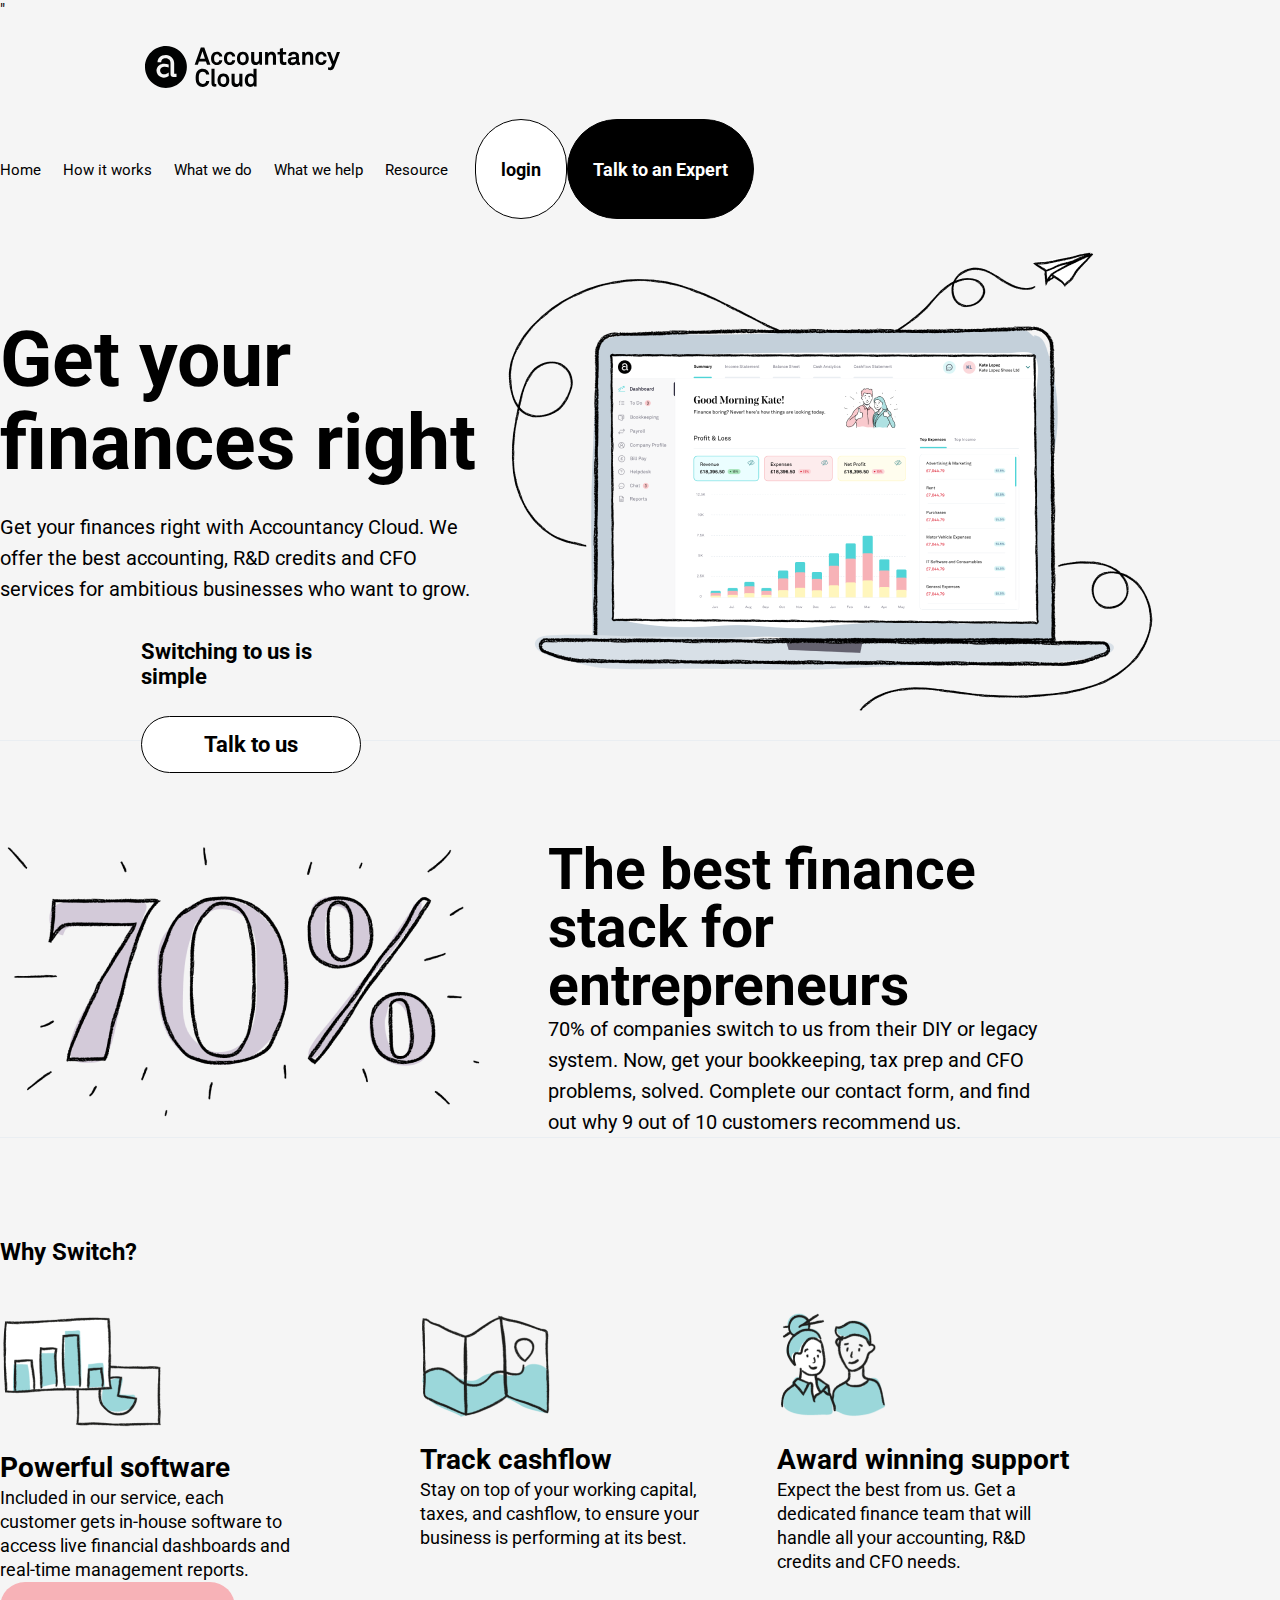
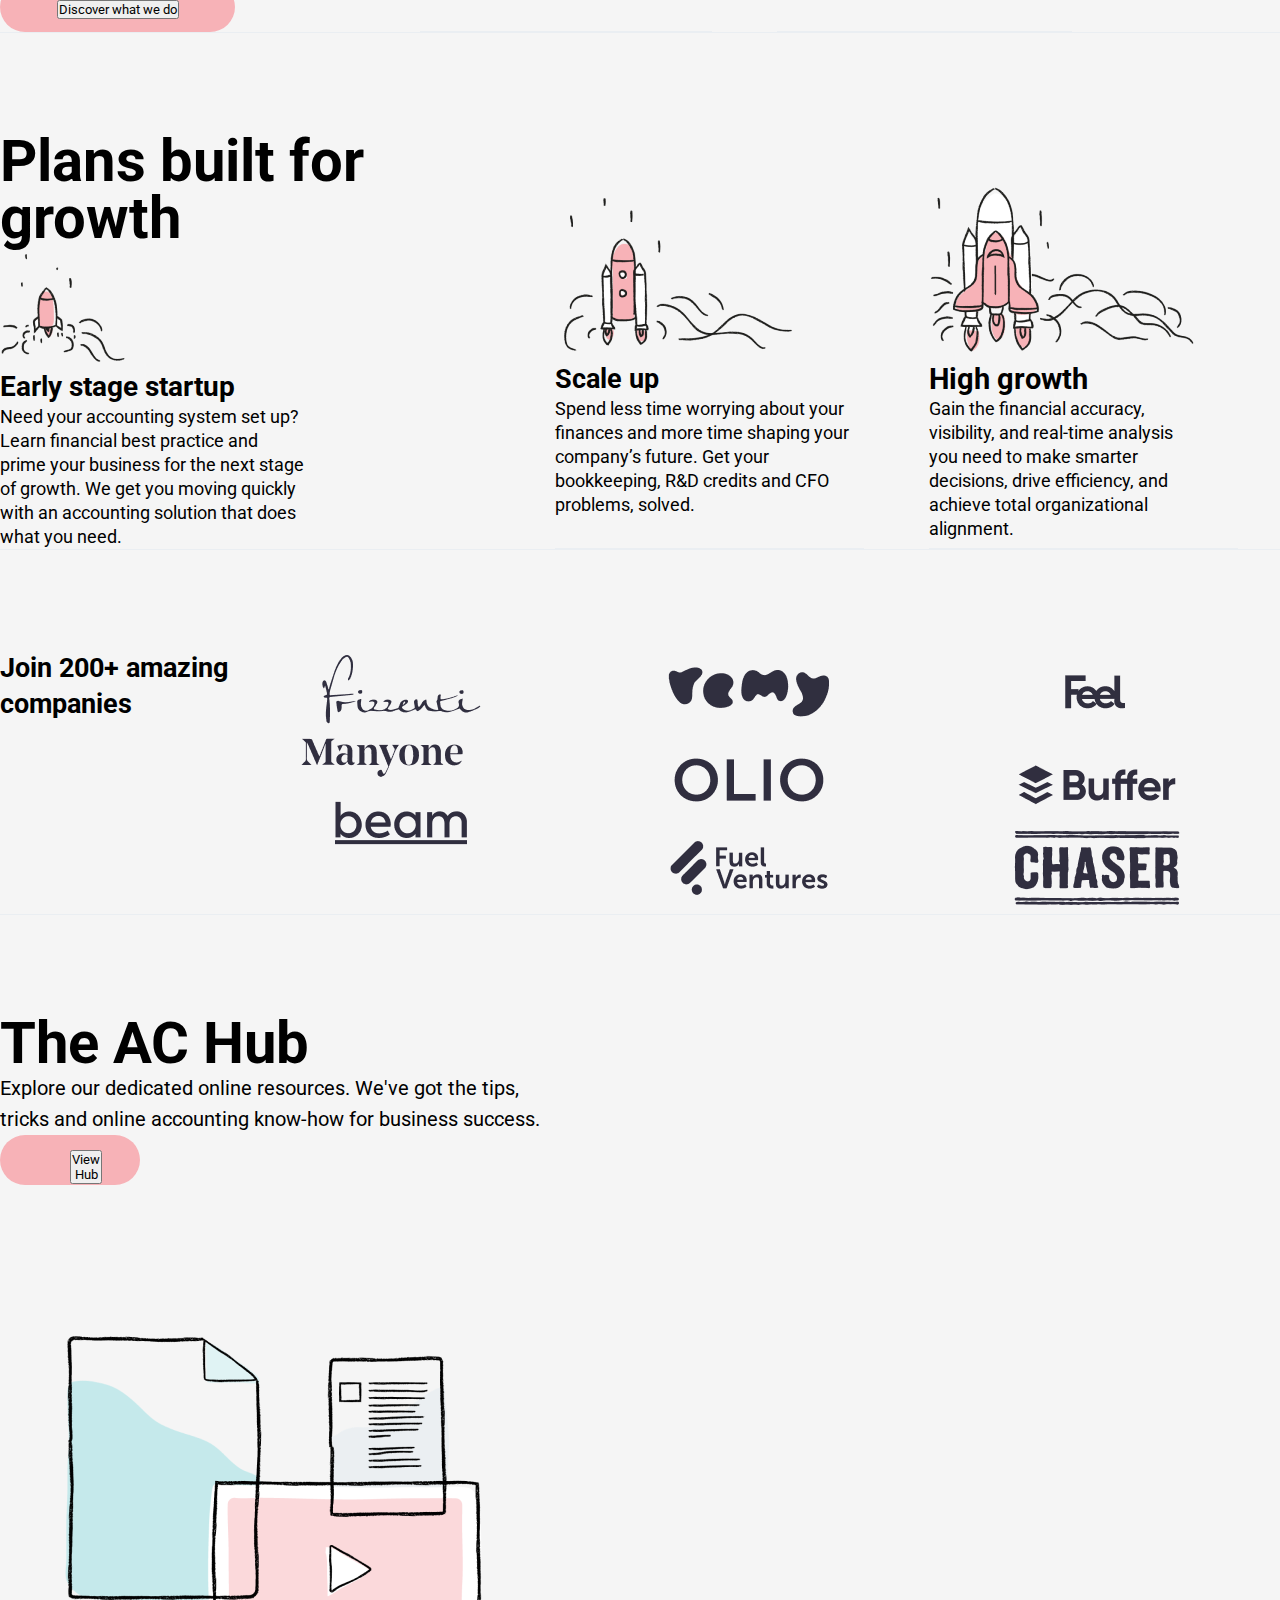
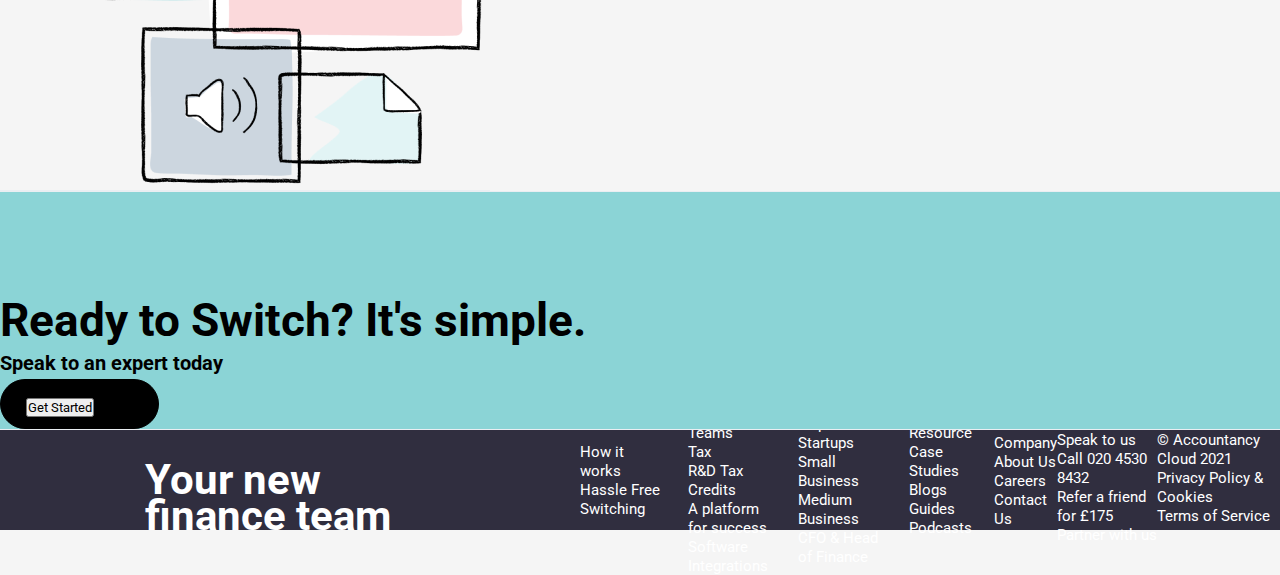
<file: html_css_figma/index.html>
<!doctype html>
<html lang="en">
<head>
    <meta charset="UTF-8">
    <meta name="viewport"
          content="width=device-width, user-scalable=no, initial-scale=1.0, maximum-scale=1.0, minimum-scale=1.0">
    <meta http-equiv="X-UA-Compatible" content="ie=edge">
    <title>Document</title>
    <link href="<link rel=" preconnect
    " href="https://fonts.googleapis.com">
    <link rel="preconnect" href="https://fonts.gstatic.com" crossorigin>
    <link href="https://fonts.googleapis.com/css2?family=Roboto:ital,wght@0,500;0,700;0,900;1,400&display=swap"
          rel="stylesheet">
    "
    <link rel="stylesheet" href="style.css">
    <link rel="stylesheet" href="media.css">
</head>
<div class="main">
    <header class="header_top d-flex">
        <div class="wraper d-flex align-center header_top_grid">
            <div class="header_top_logo"><img src="images/logo.svg" alt="logo"></div>
        </div>
    </header>
    <header class="header_top d-flex">
        <div class="header_top_menu d-flex"></div>
        <div class="header_top_nav_menu d-flex align-center">
            <div class="nav_menu_item"><a href="#">Home</a></div>
            <div class="nav_menu_item"><a href="#">How it works</a></div>
            <div class="nav_menu_item"><a href="#">What we do</a></div>
            <div class="nav_menu_item"><a href="#">What we help</a></div>
            <div class="nav_menu_item"><a href="#">Resource</a></div>
        </div>
        <div class="header_top_button d-flex"></div>
        <button class="header_top_button_login">login</button>
        <button class="header_top_button_expert">Talk to an Expert</button>
    </header>
    <section class="first_screen">
        <div class="wraper_first_screen_grid d-flex">
            <div class="first_screen_left">
                <h1>Get your finances right</h1>
                <p>Get your finances right with Accountancy Cloud. We offer the best accounting, R&D credits and
                    CFO services for ambitious businesses who want to grow.</p>
            </div>
            <div class="wraper_first_screen_right">
                <img src="images/comp.png" alt="comp">
            </div>
            <div class="first_screen_button d-flex">
                <h4>Switching to us is simple</h4>
                <button>Talk to us</button>
            </div>
        </div>
        <!--                        finance-->
    </section>
    <section class="finance">
        <div class="finance_grid d-flex">
            <div class="finance_left">
                <img src="images/finance.png" alt="finance">
            </div>
            <div class="finance_right">
                <h2>The best finance stack for entrepreneurs</h2>
                <p>70% of companies switch to us from their DIY or legacy system. Now, get your bookkeeping,
                    tax prep and CFO problems, solved. Complete our contact form, and find out why 9 out of 10
                    customers recommend us.</p>
            </div>
        </div>
    </section>
    <!--                            switch-->
    <section class="switch">
        <div class="switch_grid d-flex">
            <div class="switch_left">
                <h2>Why Switch?</h2>
                <img src="images/software.png" alt="software">
                <h5>Powerful software</h5>
                <p>Included in our service, each customer gets in-house software to access live financial dashboards
                    and real-time management reports.</p>
                <div class="switch_left_button">
                    <button>Discover what we do</button>
                </div>
            </div>

            <div class="cashflow">
                <div class="cashflow_center">
                    <img src="images/cashflow.png" alt="cashflow">
                    <h5>Track cashflow</h5>
                    <p>Stay on top of your working capital, taxes, and cashflow, to ensure your business is
                        performing at its best.</p>
                </div>
            </div>
            <div class="award">
                <div class="award_right">
                    <img src="images/award.png" alt="award">
                    <h5>Award winning support</h5>
                    <p>Expect the best from us. Get a dedicated finance team that will handle all your accounting,
                        R&D credits and CFO needs.</p>
                </div>
            </div>
        </div>
    </section>
    <!--            plans-->
    <section class="plans">
        <div class="plans_grid d-flex">
            <div class="plans_left">
                <h2>Plans built for growth</h2>
                <img src="images/startup.png" alt="startup">
                <h5>Early stage startup</h5>
                <p>Need your accounting system set up? Learn financial best practice and prime your business for the
                    next stage of growth. We get you moving quickly with an accounting solution that does what you
                    need.</p>
            </div>

            <div class="scale_up">
                <div class="scale_up_center">
                    <img src="images/scale_up.png" alt="scale_up">
                    <h5>Scale up</h5>
                    <p>Spend less time worrying about your finances and more time shaping your company’s future. Get
                        your bookkeeping, R&D credits and CFO problems, solved.</p>
                </div>
            </div>
            <div class="high_growth">
                <div class="high_growth_right">
                    <img src="images/high_growth.png" alt="high_growth">
                    <h5>High growth</h5>
                    <p>Gain the financial accuracy, visibility, and real-time analysis you need to make smarter
                        decisions, drive efficiency, and achieve total organizational alignment.</p>
                </div>
            </div>
        </div>
    </section>

    <!--        Join 200+ amazing companies-->

    <section class="amazing_companies">
        <div class="amazing_companies_grid d-flex">
            <div class="amazing_companies_left">
                <h2> Join 200+ amazing companies</h2>
            </div>

            <div class="logo_f_m_b">
                <div class="logo_frizzenti_manyone_beam">
                    <img src="images/frizzenti.png" alt="frizzenti">
                    <img src="images/manyone.png" alt="manyone">
                    <img src="images/beam.png" alt="beam">
                </div>
            </div>

            <div class="logo_v_o_f">
                <div class="logo_vemy_olio_fuel_ventures">
                    <img src="images/vemy.png" alt="vemy">
                    <img src="images/olio.png" alt="olio">
                    <img src="images/fuel_ventures.png" alt="fuel_ventures">
                </div>
            </div>

            <div class="logo_f_b_c">
                <div class="logo_feel_buffer_chaser">
                    <img src="images/feel.png" alt="feel">
                    <img src="images/buffer.png" alt="buffer">
                    <img src="images/chaser.png" alt="chaser">
                </div>
            </div>
        </div>
    </section>

    <!--                         AC HUB-->
    <section>
        <div class="ac_hub">
            <div class="ac_hub_grid d-flex">
            <div class="ac_hub_left">
                <h2>The AC Hub</h2>
                <p>Explore our dedicated online resources. We've got the tips, tricks and online accounting know-how
                    for business success.</p>
                <div class="ac_hub_left_button">
                <button>View Hub</button>
                </div>
             <div class="ac_hub_right">
                <div class="image_ac_hub_right">
                    <img src="images/ac_hub.png" alt="image_ac_hub">
                </div>
             </div>
            </div>
        </div>
        </div>
    </section>

<!--    Ready to Switch?-->

    <section class="ready_to_switch">
        <div class="ready_to_switch_grid d-flex">
            <div class="ready_to_switch_left">
                <h2>Ready to Switch? It's simple.</h2>
                <h5>Speak to an expert today</h5>
                <div class="button_get_started">
               <button>Get Started</button>
                </div>
            </div>
        </div>
    </section>

<!--    Your new finance team-->

    <div class="footer">
        <footer class="footer_bottom d-flex">
            <div class="wraper d-flex align-center footer_bottom_grid">
                <div class="footer_bottom_logo"><h2>Your new finance team</h2></div>
            </div>
        <footer class="footer_bottom d-flex">
            <div class="footer_bottom_menu d-flex"></div>
            <div class="footer_bottom_nav_menu d-flex align-center">
                <div class="footer_menu_item"><a href="#">How it works</a>
                    <div class="footer_menu_item"><a href="#">Hassle Free Switching</a></div>
                </div>
                <div class="footer_menu_item"><a href="#">What we do</a>
                    <div class="footer_menu_item"><a href="#">Finance Teams</a></div>
                    <div class="footer_menu_item"><a href="#">Tax</a></div>
                    <div class="footer_menu_item"><a href="#">R&D Tax Credits</a></div>
                    <div class="footer_menu_item"><a href="#">A platform for success</a></div>
                    <div class="footer_menu_item"><a href="#">Software Integrations</a></div>
                </div>
                <div class="footer_menu_item"><a href="#">What we help</a>
                    <div class="footer_menu_item"><a href="#">Startups</a></div>
                    <div class="footer_menu_item"><a href="#">Small Business</a></div>
                    <div class="footer_menu_item"><a href="#">Medium Business</a></div>
                    <div class="footer_menu_item"><a href="#">CFO & Head of Finance</a></div>
                </div>
                <div class="footer_menu_item"><a href="#">Resource</a>
                    <div class="footer_menu_item"><a href="#">Case Studies</a></div>
                    <div class="footer_menu_item"><a href="#">Blogs</a></div>
                    <div class="footer_menu_item"><a href="#">Guides</a></div>
                    <div class="footer_menu_item"><a href="#">Podcasts</a></div>
                </div>
                <div class="footer_menu_item"><a href="#">Company</a>
                    <div class="footer_menu_item"><a href="#">About Us</a></div>
                    <div class="footer_menu_item"><a href="#">Careers</a></div>
                    <div class="footer_menu_item"><a href="#">Contact Us</a></div>
                </div>
            </div>
            <div class="footer_menu_item"><a href="#">Speak to us</a>
                <div class="footer_menu_item"><a href="#">Call 020 4530 8432</a></div>
                <div class="footer_menu_item"><a href="#">Refer a friend for £175</a></div>
                <div class="footer_menu_item"><a href="#">Partner with us</a></div>
            </div>
            <div class="accountancy_privacy_terms">
            <div class="footer_menu_item"><a href="#">© Accountancy Cloud 2021</a></div>
            <div class="footer_menu_item"><a href="#">Privacy Policy & Cookies</a></div>
            <div class="footer_menu_item"><a href="#">Terms of Service</a></div>
            </div>
        </footer>
</footer>
    </div>
</body>
    </footer>
    </div>
</html>
</file>
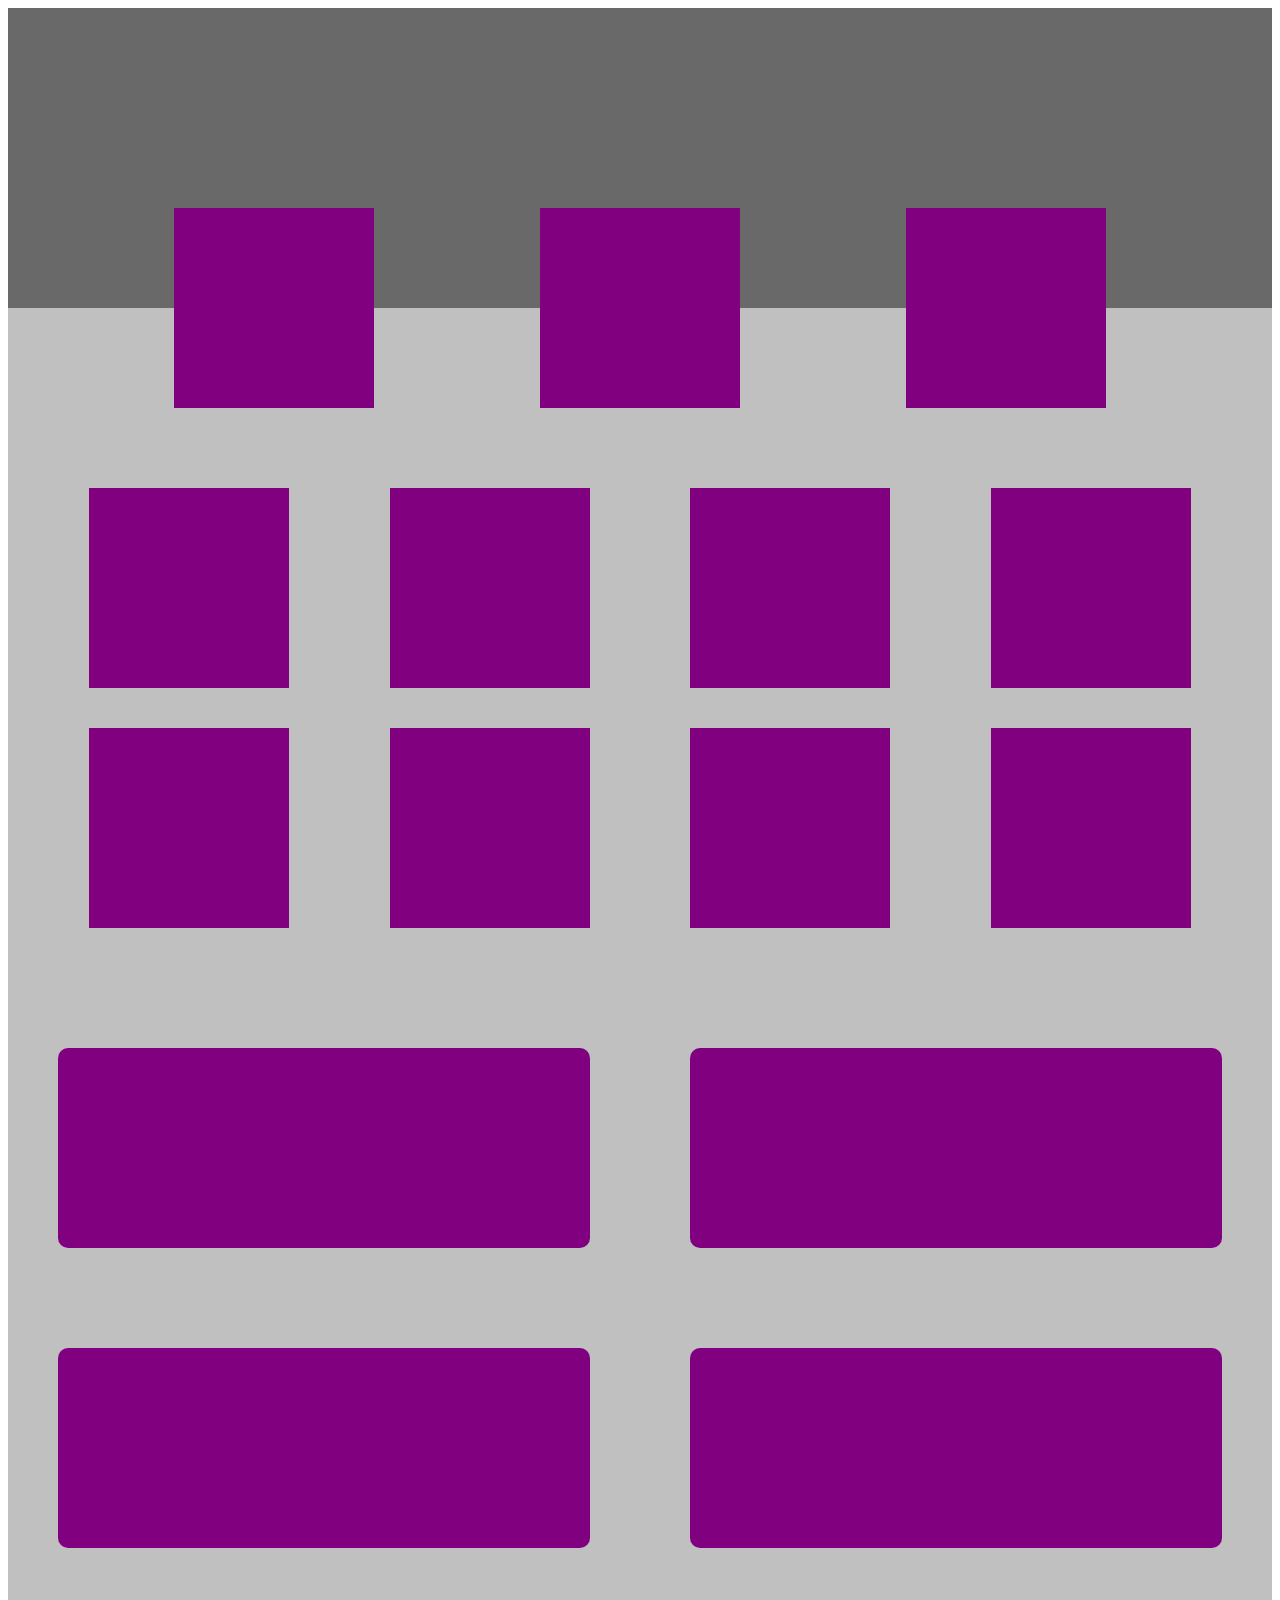
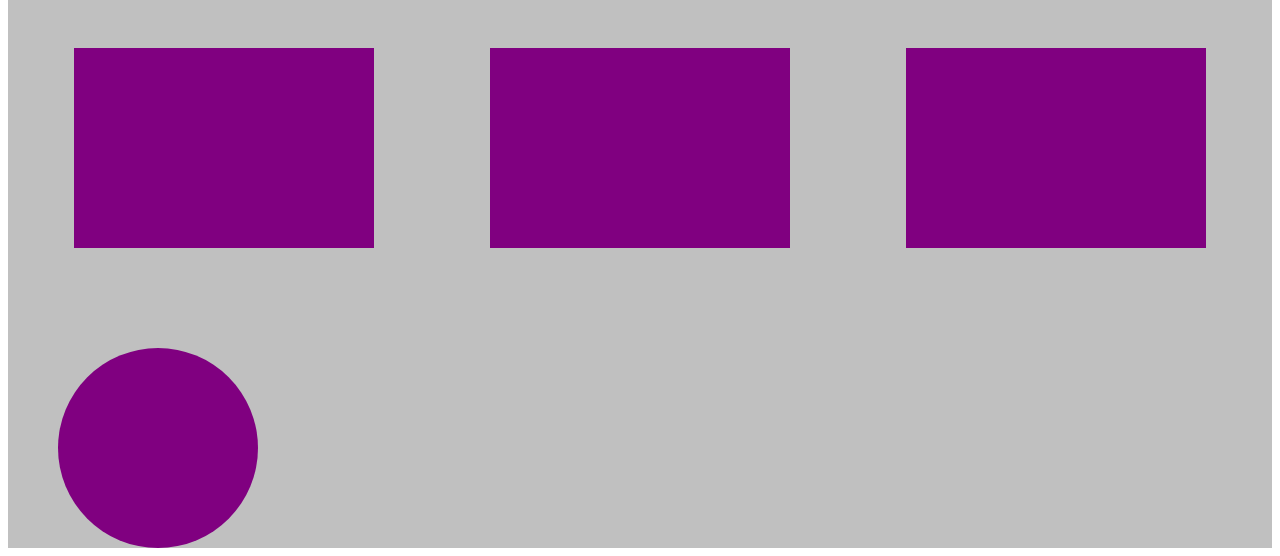
<file: hw_3/index.html>
<!doctype html>
<html lang="en">
<head>
  <meta charset="UTF-8">
  <meta name="viewport"
        content="width=device-width, user-scalable=no, initial-scale=1.0, maximum-scale=1.0, minimum-scale=1.0">
  <meta http-equiv="X-UA-Compatible" content="ie=edge">
  <title>Document</title>
  <style>
    .box-1{
      height: 300px;
      background: dimgrey;
      display: flex;
      align-items: flex-end;
      justify-content: space-evenly;
    }
    .rel{
      height: 200px;
      width: 200px;
      background: purple;
      position: relative;
      top: 100px;
    }

    .box-2{
      height: 400px;
      background: silver;
      display: flex;
      align-items: flex-end;
      justify-content: space-evenly;
    }

    .box-2_1, .box-3, .box-3_1, .box-4{
      background: silver;
      display: flex;
      align-items: flex-end;
      justify-content: space-evenly;
    }
    .box-5{
      background: silver;
      display: flex;
    }

    .pc{
      align-items: center;
    }
    .purple{
      background: purple;
    }

    .w200{
      width: 200px;
    }
    .w300{
      width: 300px;
    }

    .h200{
      height: 200px;
    }

    .radius10{
      border-radius: 10px;
    }

    .w600{
      width: 600px;
    }

    .radius-round{
      border-radius: 50%;
    }
    .mt100{
      margin-top: 100px;
    }

    .marg {
      margin: 20px;
    }
    .marg_i{
      margin-inline: 50px;
    }

  </style>
</head>
<body>
<div class="box-1">
  <div class="rel"></div>
  <div class="rel"></div>
  <div class="rel"></div>
</div>
  <div class="box-2">
    <div class="purple w200 h200 mt100 marg"></div>
    <div class="purple w200 h200 mt100 marg"></div>
    <div class="purple w200 h200 mt100 marg"></div>
    <div class="purple w200 h200 mt100 marg"></div>
  </div>
  <div class="box-2_1">
    <div class="purple w200 h200 mt100 marg"></div>
    <div class="purple w200 h200 mt100 marg"></div>
    <div class="purple w200 h200 mt100 marg"></div>
    <div class="purple w200 h200 mt100 marg"></div>
  </div>
  <div class="box-3">
  <div class="purple w600 h200 radius10 mt100 marg_i"></div>
  <div class="purple w600 h200 radius10 mt100 marg_i"></div>
  </div>
  <div class="box-3_1">
    <div class="purple w600 h200 radius10 mt100 marg_i pc"></div>
    <div class="purple w600 h200 radius10 mt100 marg_i pc"></div>
  </div>
  <div class="box-4">
    <div class="purple w300 h200 mt100 marg_i"></div>
    <div class="purple w300 h200 mt100 marg_i"></div>
    <div class="purple w300 h200 mt100 marg_i"></div>
  </div>
  <div class="box-5">
<div class="purple w200 h200 radius-round mt100 marg_i"></div>
</div>
</body>
</html>
</file>
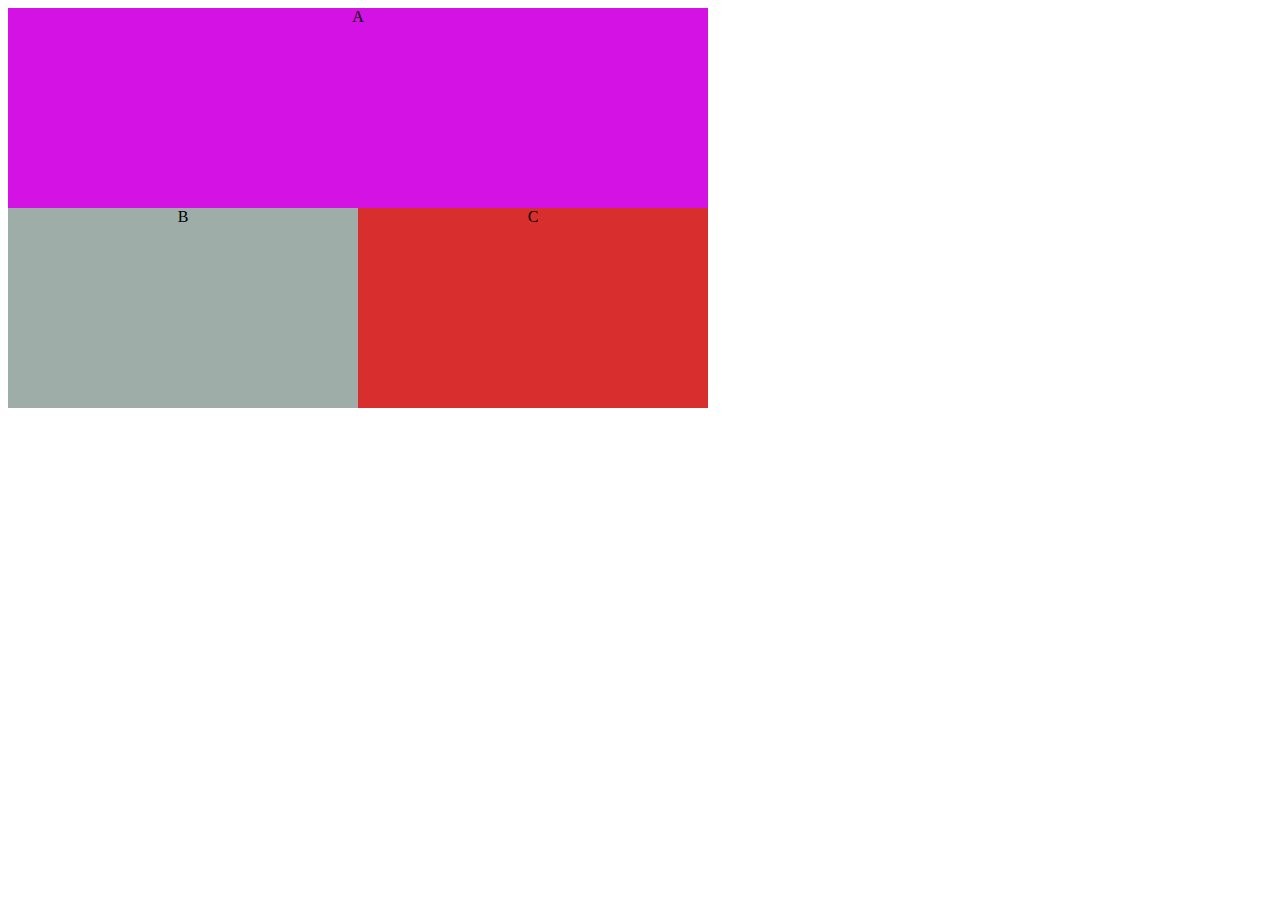
<file: html_css2/html_css2.html>
<!doctype html>
<html lang="en">
<head>
    <meta charset="UTF-8">
    <meta name="viewport"
          content="width=device-width, user-scalable=no, initial-scale=1.0, maximum-scale=1.0, minimum-scale=1.0">
    <meta http-equiv="X-UA-Compatible" content="ie=edge">
    <title>Document</title>
    <link rel="stylesheet" href="style.css">
</head>
<body>
<div class="wrap">
    <div class="box">A</div>
    <div class="box_b_c">
        <div class="box_b">B</div>
        <div class="box_c">C</div>
    </div>
    </div>


</body>
</html>
</file>
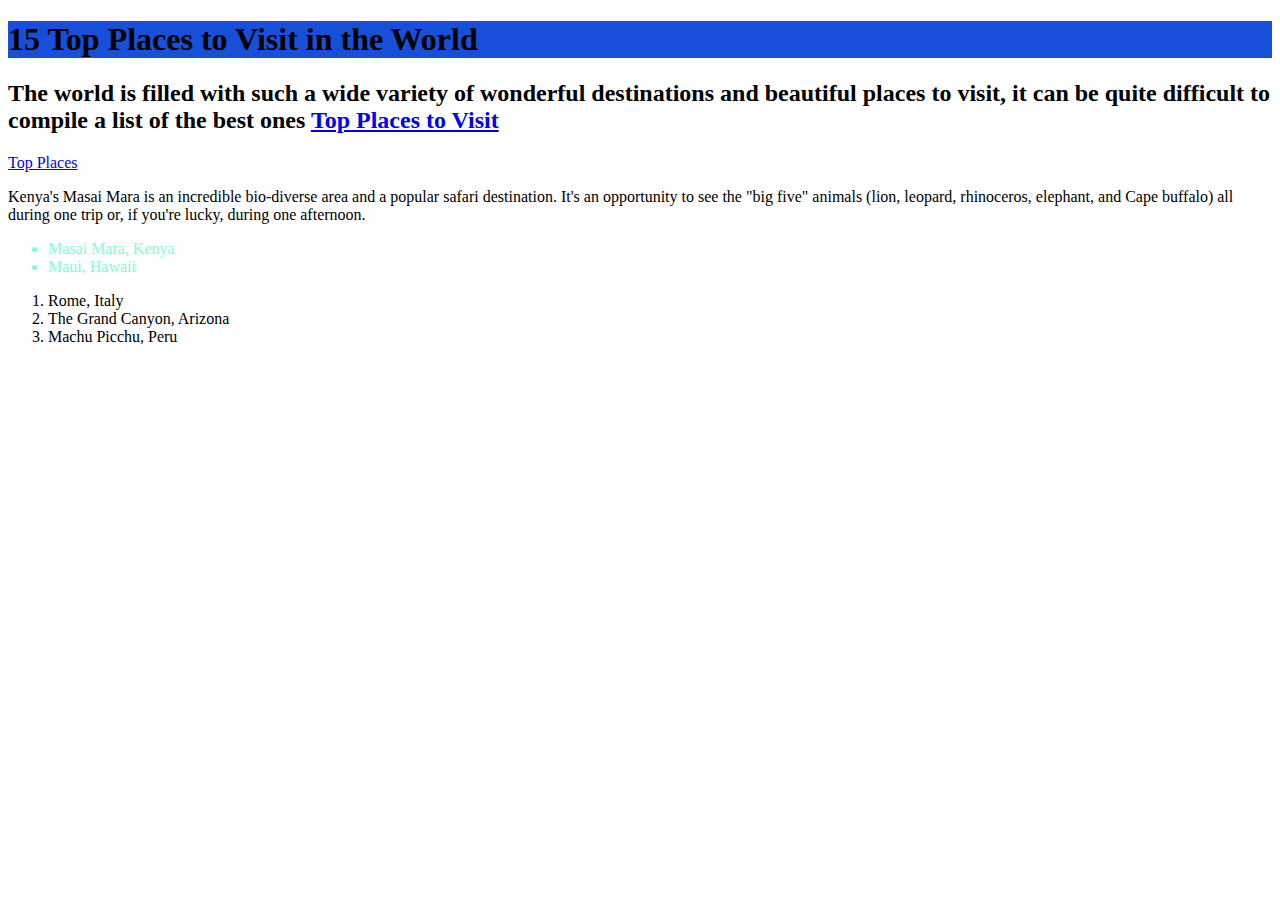
<file: hw_1/generic.html>
<!doctype html>
<html lang="en">
<head>
  <meta charset="UTF-8">
  <meta name="viewport"
        content="width=device-width, user-scalable=no, initial-scale=1.0, maximum-scale=1.0, minimum-scale=1.0">
  <meta http-equiv="X-UA-Compatible" content="ie=edge">
  <title>Document</title>
  <link rel="stylesheet" href="style.css"/>
</head>
<body>
<h1 style="background: #174fd9">15 Top Places to Visit in the World</h1>
<h2>The world is filled with such a wide variety of wonderful destinations and beautiful places to visit, it can be
  quite difficult to compile a list of the best ones
  <a href="https://www.planetware.com/world/top-places-to-visit-in-the-world-us-az-234.htm">Top Places to Visit</a>
</h2>
<a href="https://www.planetware.com/world/top-places-to-visit-in-the-world-us-az-234.htm" target="_blank">Top Places</a>
<p>Kenya's Masai Mara is an incredible bio-diverse area and a popular safari destination. It's an opportunity to see the
  "big five" animals (lion, leopard, rhinoceros, elephant, and Cape buffalo) all during one trip or, if you're lucky,
  during one afternoon.</p>
<ul>
  <li class="kenya_hawaii">Masai Mara, Kenya</li>
  <li class="kenya_hawaii">Maui, Hawaii</li>
</ul>
<ol>
  <li>Rome, Italy</li>
  <li>The Grand Canyon, Arizona</li>
  <li>Machu Picchu, Peru</li>
</ol>


</body>
</html>
</file>
<file: html_css_figma/style.css>
*{
    margin:0;
    padding: 0;
    box-sizing: border-box;
    font-family: 'Roboto', sans-serif;
}
 body{
    height: 300px;
     background-color: whitesmoke;
}
.wraper{
    padding: 0 145px;
}
.d-flex{
    display: flex;
}
.align-center{
    align-items: center;
}
.header_top{
    height: 100px;
}
.header_top_grid{
    column-gap: 141px;
}
.header_top_nav_menu{
    column-gap: 22px;
}
.nav_menu_item a{
    font-size: 15px;
    color: #000000;
    text-decoration: none;
}
.header_top_button{
    margin-left: 27px;
    column-gap: 18px;
}
.header_top_button_login, .header_top_button_expert,.first_screen_button button{
    font-weight: bold;
    font-size: 18px;
    padding: 15px 25px;
    border: 1px solid #000000;
    box-sizing: border-box;
    border-radius: 100px;
    cursor: pointer;
    transition: background-color 500ms, color 500ms;
}
.header_top_button_login,.header_top_button_expert:hover{
    background-color: #ffffff;
    color: #000000;
}
.header_top_button_expert, .header_top_button_login:hover{
    background-color: #000000;
    color: #ffffff;
}
.first_screen_left{
    padding-top: 100px;
    max-width: 490px;
}
.first_screen_left h1{
    font-weight: bold;
    font-size: 77px;
    line-height: 83px;
    color: #000000;
    margin-bottom: 27px;
}
.first_screen_left p{
    font-size: 20px;
    line-height: 31px;
    color: #000000;
}
.first_screen_grid{
    column-gap: 65px;
}
.first_screen{
    position: relative;
    border-bottom: 1px solid #EAEEF2;
}
.first_screen_button{
    width: 220px;
    justify-content: center;
    flex-direction: column;
    position: absolute;
    bottom: -33px;
    left: 141px;
}
.first_screen_button h4{
    font-weight: bold;
    font-size: 22px;
    line-height: 25px;
    color: #000000;
}

.first_screen_button button{
    background-color: #ffffff;
    font-size: 22px;
    margin-top: 27px;
}

        /*FINANCE*/
.finance{
    position: relative;
    border-bottom: 1px solid #EAEEF2;
}
.finance_left{
    padding-top: 100px;
    max-width: 490px;
}

.finance_right{
    padding-top: 100px;
    max-width: 490px;
}

.finance_right h2{
    width: 443px;
    height: 173px;
    font-weight: bold;
    font-size: 57px;
    line-height: 58px;
    color: #000000;
}

.finance_right p{
    width: 515px;
    height: 123px;
    font-size: 20px;
    line-height: 31px;
}

.finance_grid{
    column-gap: 65px;
}

        /*SWITCH*/

.switch{
    position: relative;
    border-bottom: 1px solid #EAEEF2;
}

.switch_left{
    padding-top: 100px;
    max-width: 490px;
}

.switch_left h2{
    width: 355px;
    height: 58px;
}

.switch_left h5{
    width: 235px;
    height: 36px;
    font-weight: bold;
    font-size: 28px;
    line-height: 36px;
    color: #000000;
}

.switch_left p{
    width: 295px;
    height: 96px;
    font-size: 18px;
    line-height: 24px;
}

.switch_left_button{
    width: 235px;
    height: 50px;
    border-radius: 100px;
    background-color: #F7B2B7;
    font-size: 18px;
    text-align: center;
    color: #000000;
    padding: 15px 50px;
}

.cashflow{
    position: relative;
    border-bottom: 1px solid #EAEEF2;
}

.cashflow_center{
    padding-top: 150px;
    max-width: 490px;
}

.cashflow_center h5{
    width: 192px;
    height: 36px;
    font-weight: bold;
    font-size: 28px;
    line-height: 36px;
    color: #000000;
}

.cashflow_center p{
    width: 292px;
    height: 72px;
    font-size: 18px;
    line-height: 24px;
}

.award{
    position: relative;
    border-bottom: 1px solid #EAEEF2;
}

.award_right{
    padding-top: 150px;
    max-width: 490px;
}

.award_right h5{
    width: 295px;
    height: 36px;
    font-weight: bold;
    font-size: 28px;
    line-height: 36px;
    color: #000000;
}

.award_right p{
    width: 272px;
    height: 96px;
    font-size: 18px;
    line-height: 24px;
}

.switch_grid{
    column-gap: 65px;
}

            /*PLANS*/

.plans{
    position: relative;
    border-bottom: 1px solid #EAEEF2;
}

.plans_left{
    padding-top: 100px;
    max-width: 490px;
}

.plans_left h2{
    width: 557px;
    height: 58px;
    font-size: 58px;
    line-height: 57px;
    color: #000000;
}

.plans_left h5{
    width: 254px;
    height: 36px;
    font-weight: bold;
    font-size: 28px;
    line-height: 36px;
    color: #000000;
}

.plans_left p{
    width: 304px;
    height: 144px;
    font-size: 18px;
    line-height: 24px;
}

.scale_up{
    position: relative;
    border-bottom: 1px solid #EAEEF2;
}

.scale_up_center{
    padding-top: 150px;
    max-width: 490px;
}

.scale_up_center h5{
    width: 104px;
    height: 36px;
    font-weight: bold;
    font-size: 27px;
    line-height: 36px;
    color: #000000;
}

.scale_up_center p{
    width: 302px;
    height: 120px;
    font-size: 18px;
    line-height: 24px;
}

.high_growth{
    position: relative;
    border-bottom: 1px solid #EAEEF2;
}

.high_growth_right{
    padding-top: 150px;
    max-width: 490px;
}

.high_growth_right h5{
    width: 178px;
    height: 36px;
    font-weight: bold;
    font-size: 29px;
    line-height: 36px;
    color: #000000;
}

.high_growth_right p{
    width: 272px;
    height: 96px;
    font-size: 18px;
    line-height: 24px;
}

.plans_grid{
    column-gap: 65px;
}

        /*Join 200+ amazing companies*/
.amazing_companies{
    position: relative;
    border-bottom: 1px solid #EAEEF2;
}

.amazing_companies_left{
    padding-top: 100px;
    max-width: 490px;
}

.amazing_companies_left h2{
    width: 236px;
    height: 72px;
    font-size: 27px;
    line-height: 36px;
    color: #000000;
}

.amazing_companies_grid{
    column-gap: 65px;
}

.logo_frizzenti_manyone_beam, .logo_vemy_olio_fuel_ventures, .logo_feel_buffer_chaser{
    padding-top: 100px;
    max-width: 490px;
    display: block;
}

        /*AC HUB*/

.ac_hub{
    position: relative;
    border-bottom: 1px solid #EAEEF2;
}

.ac_hub_left{
    padding-top: 100px;
    max-width: 490px;
}



.ac_hub_left h2{
    width: 343px;
    height: 58px;
    font-size: 58px;
    line-height: 57px;
    color: #000000;
}

.ac_hub_left p{
    width: 547px;
    height: 62px;
    font-size: 20px;
    line-height: 31px;
}
.ac_hub_left_button{
    width: 140px;
    height: 50px;
    border-radius: 100px;
    background-color: #F7B2B7;
    font-weight: bold;
    font-size: 18px;
    text-align: center;
    color: #000000;
    padding: 15px 70px;
}

.ac_hub_right{
    position: relative;
    border-bottom: 1px solid #EAEEF2;
}

.image_ac_hub_right{
    padding-top: 150px;
    max-width: 490px;

}

.ac_hub_grid{
    column-gap: 65px;
}


        /*Ready to Switch?*/

.ready_to_switch{
    position: relative;
    border-bottom: 1px solid #EAEEF2;
    background-color: #8BD4D6;
}

.ready_to_switch_left{
    padding-top: 100px;
    max-width: 490px;
}

.ready_to_switch_left h2{
    width: 615px;
    height: 56px;
    font-size: 46px;
    line-height: 56px;
    color: #000000;
}

.ready_to_switch_left h5{
    width: 234px;
    height: 31px;
    font-weight: bold;
    font-size: 20px;
    line-height: 31px;
    color: #000000;
}

.ready_to_switch_grid{
    column-gap: 65px;
}

.button_get_started{
    width: 159px;
    height: 50px;
    font-weight: bold;
    font-size: 18px;
    padding: 15px 25px;
    border: 1px solid #000000;
    box-sizing: border-box;
    border-radius: 100px;
    background-color: #000000;
    color: #ffffff;
}

            /*Footer*/
.footer{
    background-color: #302E3F;
}
.footer_bottom_logo{
    width: 290px;
    height: 36px;
    font-size: 28px;
    line-height: 36px;
    color: #FFFFFF;
}
.footer_bottom{
    height: 100px;
}
.footer_bottom_grid{
    column-gap: 141px;
}
.footer_bottom_nav_menu{
    column-gap: 22px;
}
.footer_menu_item a{
    font-size: 15px;
    color: #FFFFFF;
    text-decoration: none;
}
.accountancy_privacy_terms{

}
</file>
<file: html_css_figma/media.css>
@media screen and (max-width: 480px){
  .header_top_menu{
      display: none;
  }
    .wraper{
        padding: 0 20px;
    }
    .first_screen_left h1{
        font-size: 60px;
        line-height: 70px;
    }
    .first_screen_button{
        position: initial;
        margin: 50px auto 0;
    }
    .first_screen{
        padding-bottom: 50px;
        background: teal;
        height: 100vh;

    }
}
</file>
<file: html_css2/style.css>
.wrap {
    width: 700px;
    height: 200px;
    text-align: center;
}
.box{
    background: #d412e3;
    width: 700px;
    height: 200px;
    text-align: center;
}

.box_b_c {
    display: flex;
}

.box_b {
    background: #9fada9;
    width: 350px;
    height: 200px;
}
.box_c {
    background: #d92e2e;
    width: 350px;
    height: 200px;
}
</file>
<file: hw_1/style.css>
li.kenya_hawaii{
  color: aquamarine;
}
</file>
